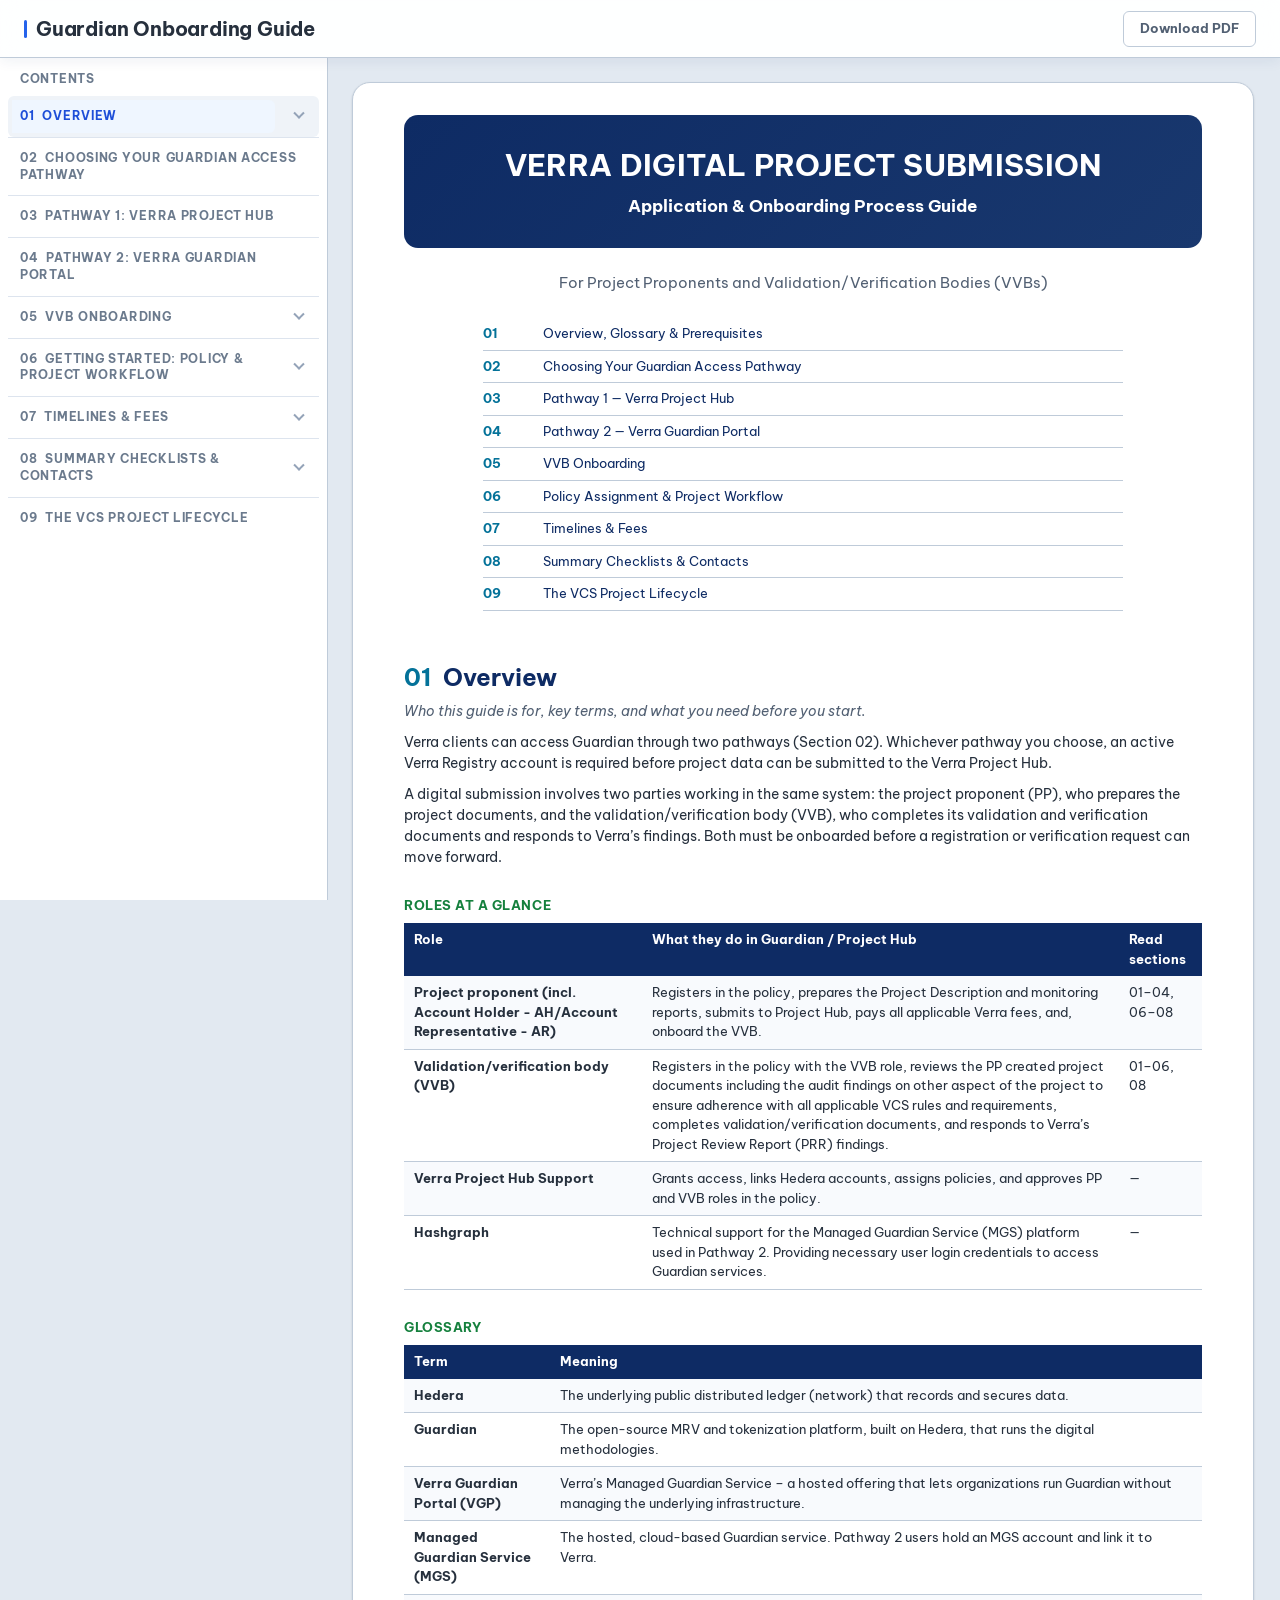
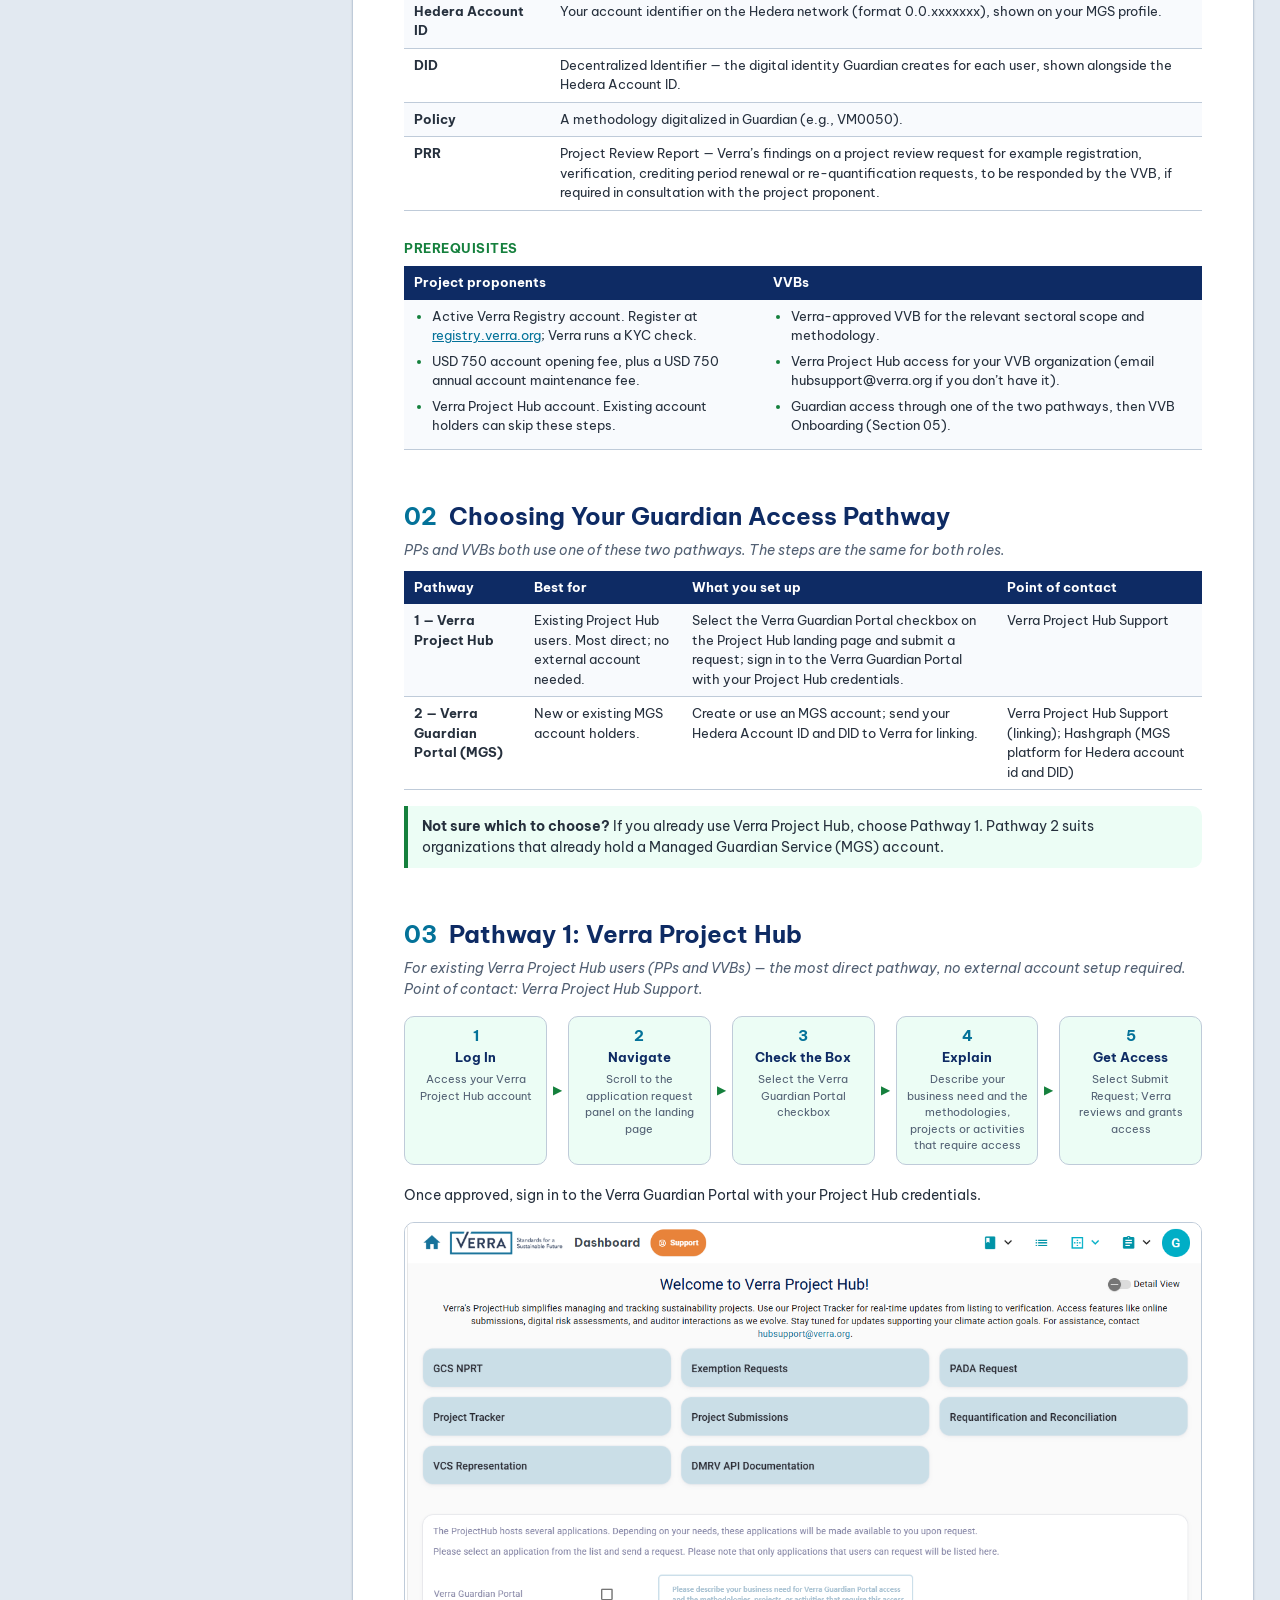
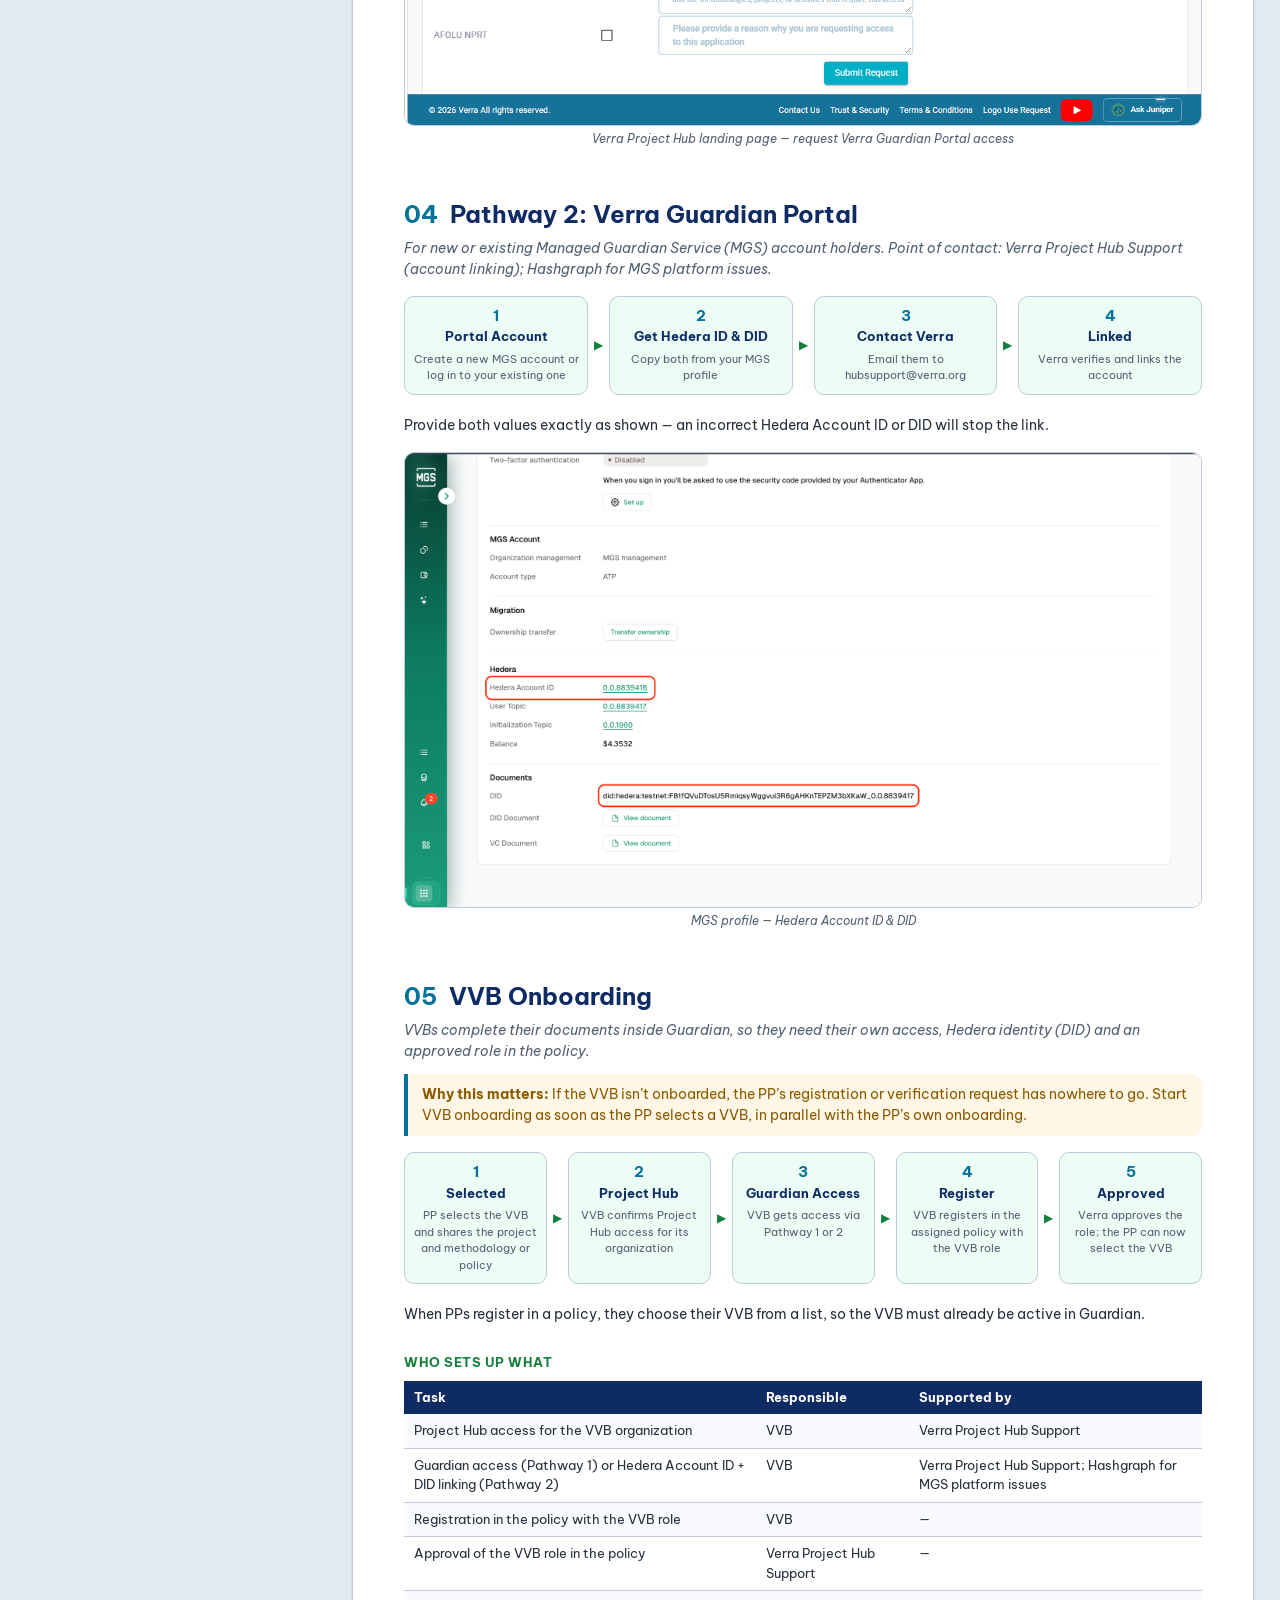
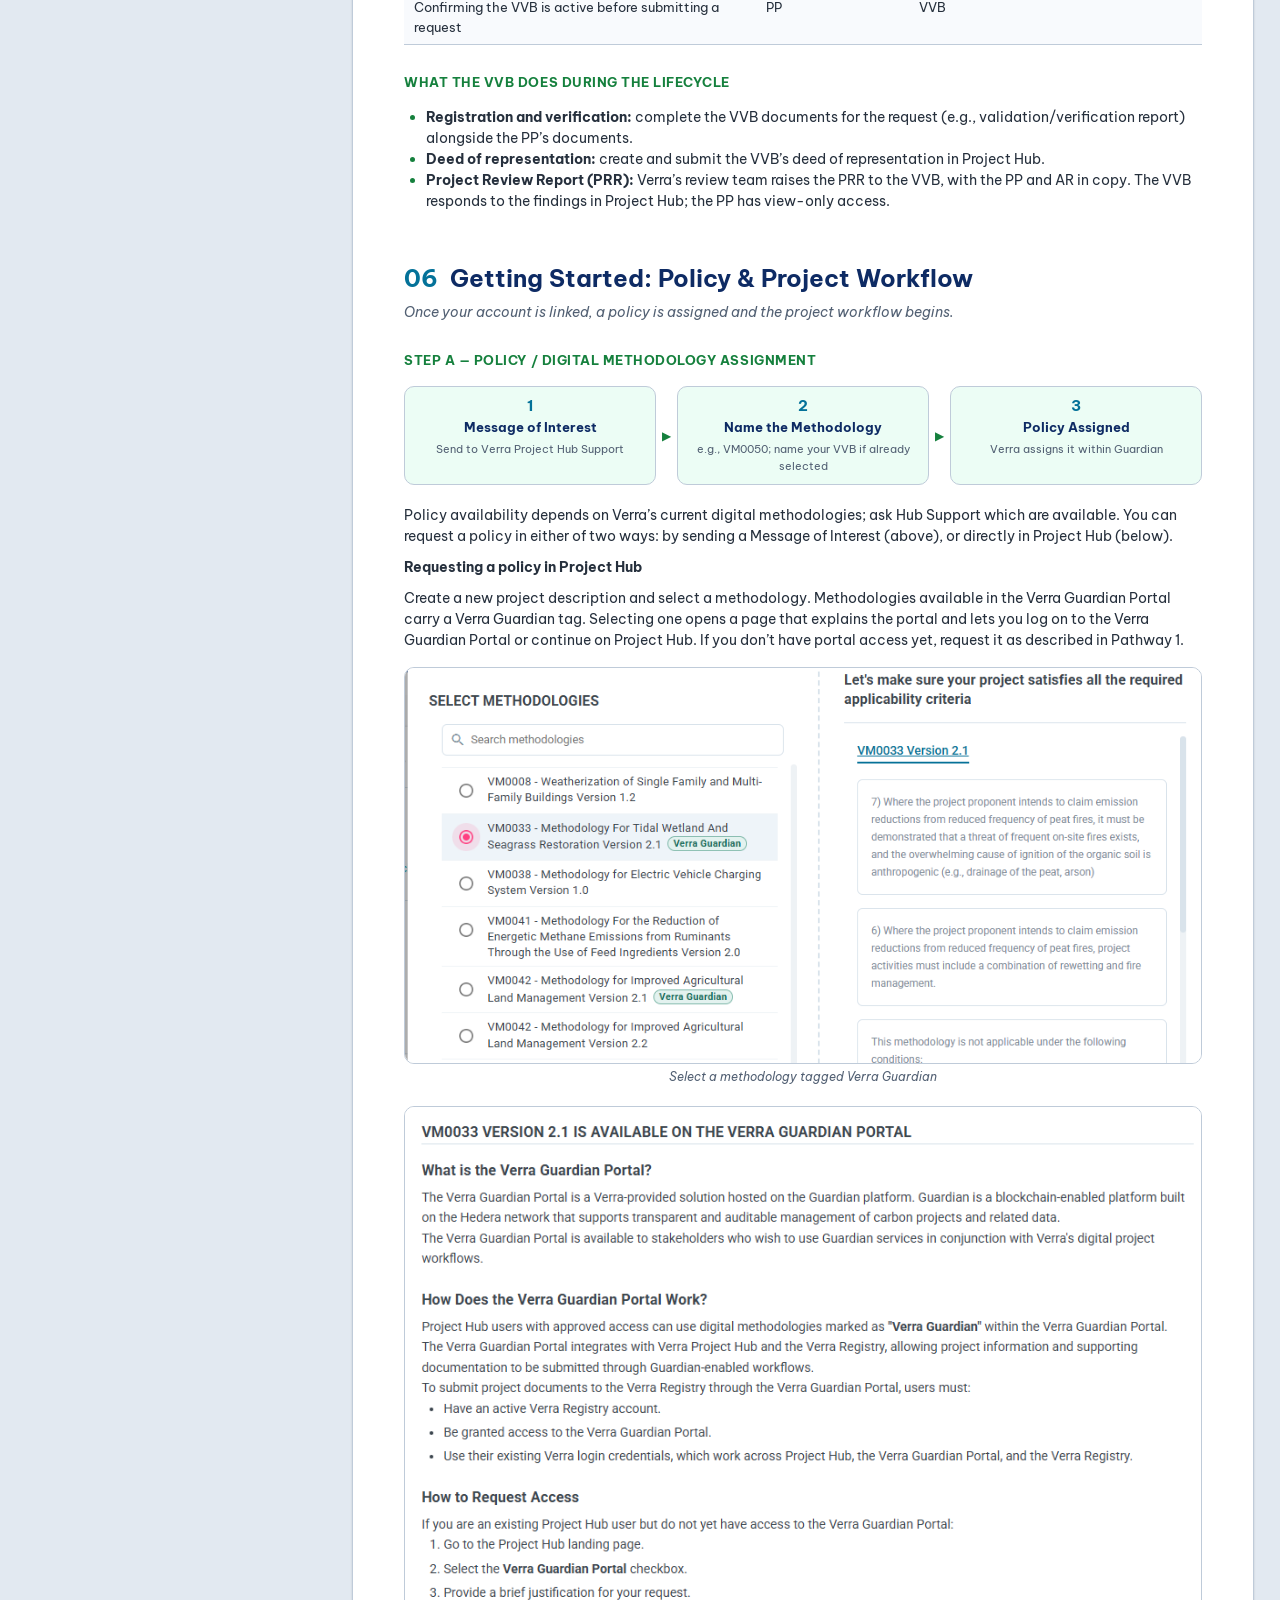
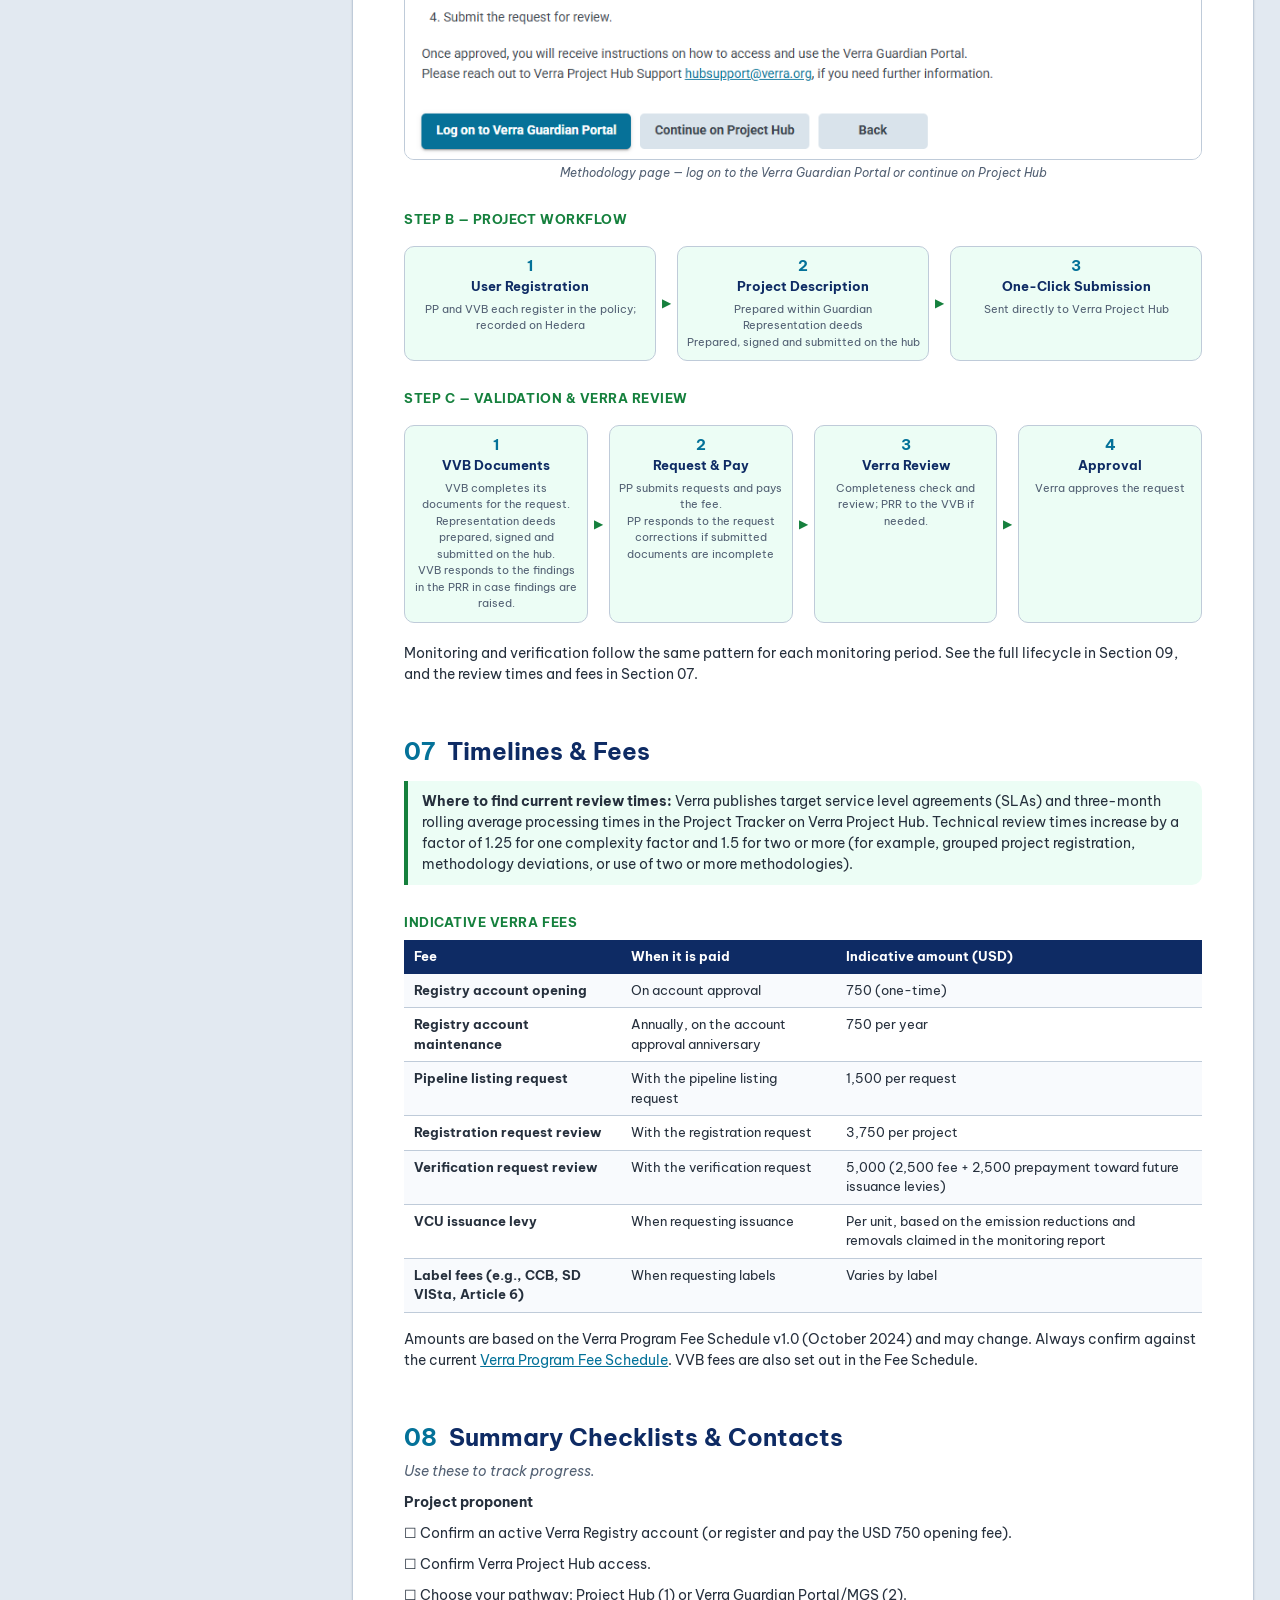
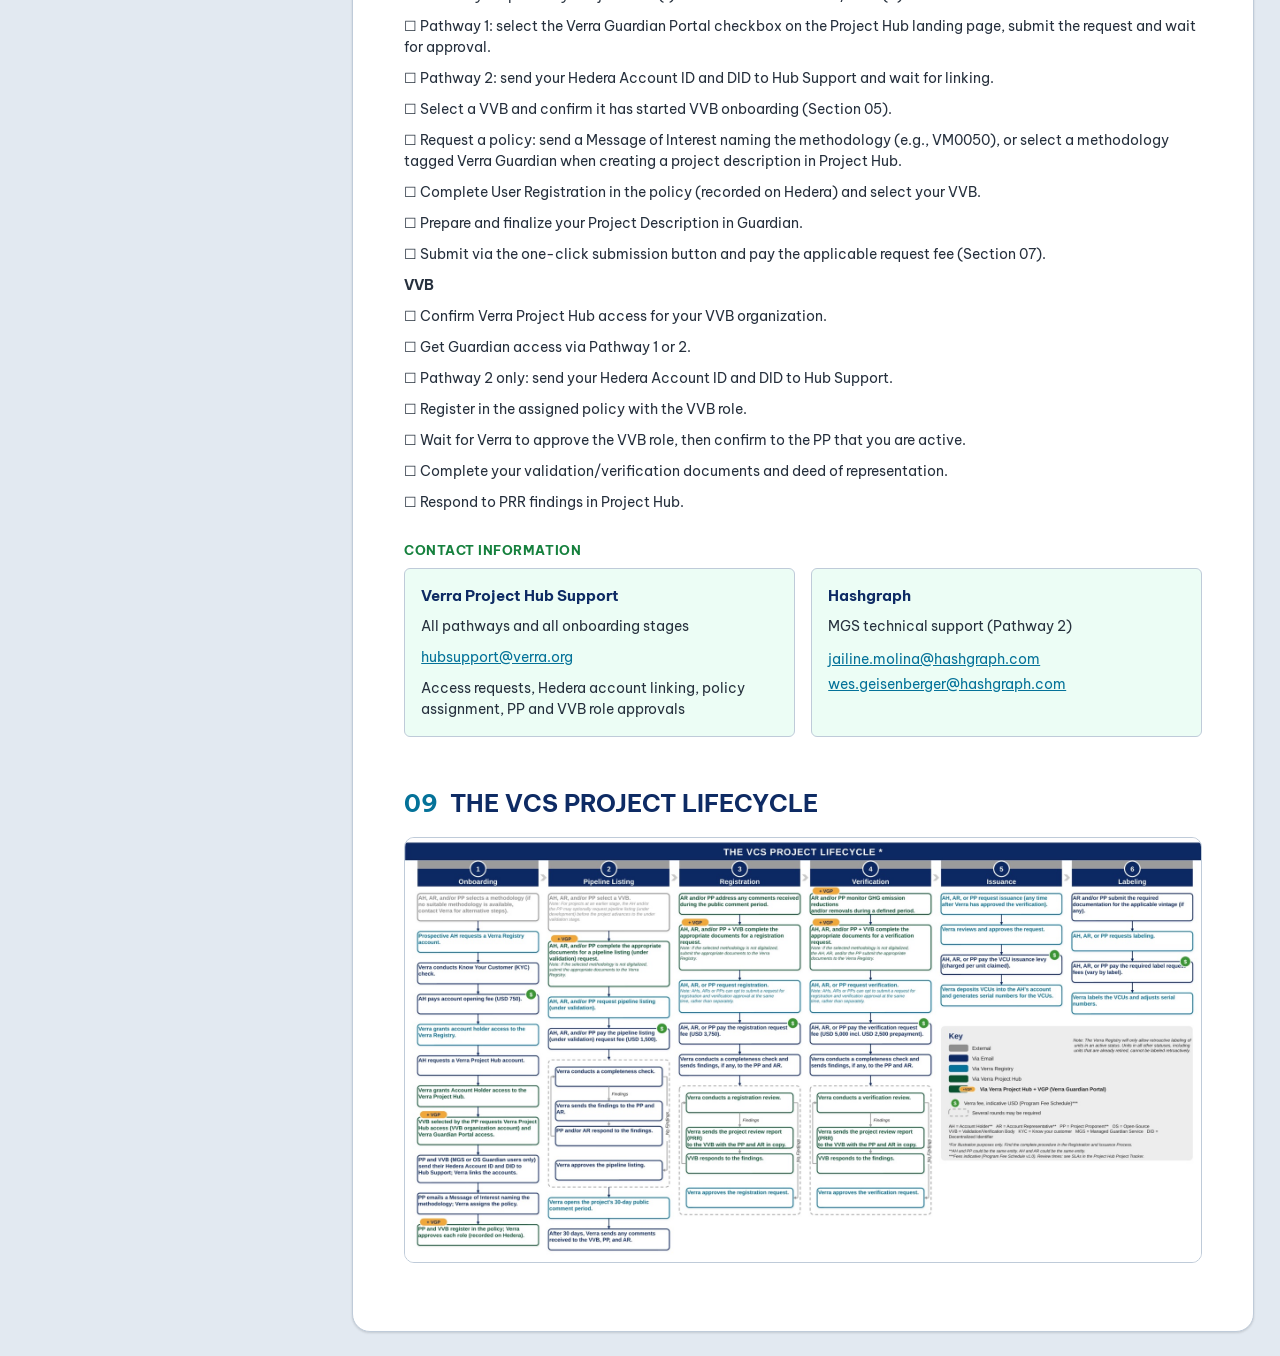
<file: guardian-onboarding/index.html>
<!DOCTYPE html>
<html lang="en">
<head>
<meta charset="utf-8">
<meta name="viewport" content="width=device-width, initial-scale=1">
<title>Verra Guardian Onboarding Guide</title>
<link rel="preconnect" href="https://fonts.googleapis.com">
<link rel="preconnect" href="https://fonts.gstatic.com" crossorigin>
<link href="https://fonts.googleapis.com/css2?family=Be+Vietnam+Pro:wght@400;500;600;700&display=swap" rel="stylesheet">
<link rel="stylesheet" href="styles.css">
</head>
<body>
<header class="guide-toolbar">
<h1 class="guide-toolbar-title">Guardian Onboarding Guide</h1>
<button class="download-pdf-button" type="button">Download PDF</button>
</header>
<div class="layout">
<nav class="toc" aria-label="Table of contents">
<h2>Contents</h2>
<ul class="toc-sections">
<li class="toc-section">
<div class="toc-main-row"><a class="top" href="#01-overview"><span class="num">01</span>Overview</a><button class="toc-toggle" type="button" aria-label="Toggle Overview section" aria-expanded="false" aria-controls="toc-subitems-01"><span class="toc-chevron" aria-hidden="true"></span></button></div>
<ul class="toc-subitems" id="toc-subitems-01"><li><a href="#roles-at-a-glance">Roles At A Glance</a></li><li><a href="#glossary">Glossary</a></li><li><a href="#prerequisites">Prerequisites</a></li></ul>
</li>
<li class="toc-section"><div class="toc-main-row"><a class="top" href="#02-choosing-your-guardian-access-pathway"><span class="num">02</span>Choosing Your Guardian Access Pathway</a></div></li>
<li class="toc-section"><div class="toc-main-row"><a class="top" href="#03-pathway-1-verra-project-hub"><span class="num">03</span>Pathway 1: Verra Project Hub</a></div></li>
<li class="toc-section"><div class="toc-main-row"><a class="top" href="#04-pathway-2-verra-guardian-portal"><span class="num">04</span>Pathway 2: Verra Guardian Portal</a></div></li>
<li class="toc-section">
<div class="toc-main-row"><a class="top" href="#05-vvb-onboarding"><span class="num">05</span>VVB Onboarding</a><button class="toc-toggle" type="button" aria-label="Toggle VVB Onboarding section" aria-expanded="false" aria-controls="toc-subitems-05"><span class="toc-chevron" aria-hidden="true"></span></button></div>
<ul class="toc-subitems" id="toc-subitems-05"><li><a href="#who-sets-up-what">Who Sets Up What</a></li><li><a href="#what-the-vvb-does-during-the-lifecycle">What the VVB Does during the Lifecycle</a></li></ul>
</li>
<li class="toc-section">
<div class="toc-main-row"><a class="top" href="#06-getting-started-policy-project-workflow"><span class="num">06</span>Getting Started: Policy &amp; Project Workflow</a><button class="toc-toggle" type="button" aria-label="Toggle Getting Started section" aria-expanded="false" aria-controls="toc-subitems-06"><span class="toc-chevron" aria-hidden="true"></span></button></div>
<ul class="toc-subitems" id="toc-subitems-06"><li><a href="#step-a-policy-digital-methodology-assignment">Step A — Policy / Digital Methodology Assignment</a></li><li><a href="#step-b-project-workflow">Step B — Project Workflow</a></li><li><a href="#step-c-validation-verra-review">Step C — Validation &amp; Verra Review</a></li></ul>
</li>
<li class="toc-section">
<div class="toc-main-row"><a class="top" href="#07-timelines-fees"><span class="num">07</span>Timelines &amp; Fees</a><button class="toc-toggle" type="button" aria-label="Toggle Timelines and Fees section" aria-expanded="false" aria-controls="toc-subitems-07"><span class="toc-chevron" aria-hidden="true"></span></button></div>
<ul class="toc-subitems" id="toc-subitems-07"><li><a href="#indicative-verra-fees">Indicative Verra Fees</a></li></ul>
</li>
<li class="toc-section">
<div class="toc-main-row"><a class="top" href="#08-summary-checklists-contacts"><span class="num">08</span>Summary Checklists &amp; Contacts</a><button class="toc-toggle" type="button" aria-label="Toggle Summary Checklists and Contacts section" aria-expanded="false" aria-controls="toc-subitems-08"><span class="toc-chevron" aria-hidden="true"></span></button></div>
<ul class="toc-subitems" id="toc-subitems-08"><li><a href="#contact-information">Contact Information</a></li></ul>
</li>
<li class="toc-section"><div class="toc-main-row"><a class="top" href="#09-the-vcs-project-lifecycle"><span class="num">09</span>The VCS Project Lifecycle</a></div></li>
</ul>
</nav>
<main class="content">
<header class="cover-banner"><p><strong>VERRA DIGITAL PROJECT SUBMISSION</strong></p><p><strong>Application &amp; Onboarding Process Guide</strong></p></header>
<p>For Project Proponents and Validation/Verification Bodies (VVBs)</p>
<ol class="cover-toc"><li><a href="#01-overview"><span class="num">01</span>Overview, Glossary &amp; Prerequisites</a></li><li><a href="#02-choosing-your-guardian-access-pathway"><span class="num">02</span>Choosing Your Guardian Access Pathway</a></li><li><a href="#03-pathway-1-verra-project-hub"><span class="num">03</span>Pathway 1 — Verra Project Hub</a></li><li><a href="#04-pathway-2-verra-guardian-portal"><span class="num">04</span>Pathway 2 — Verra Guardian Portal </a></li><li><a href="#05-vvb-onboarding"><span class="num">05</span>VVB Onboarding</a></li><li><a href="#06-getting-started-policy-project-workflow"><span class="num">06</span>Policy Assignment &amp; Project Workflow</a></li><li><a href="#07-timelines-fees"><span class="num">07</span>Timelines &amp; Fees</a></li><li><a href="#08-summary-checklists-contacts"><span class="num">08</span>Summary Checklists &amp; Contacts</a></li><li><a href="#09-the-vcs-project-lifecycle"><span class="num">09</span>The VCS Project Lifecycle</a></li></ol>
<h1 id="01-overview"><span class="num">01</span> Overview</h1>
<p><em>Who this guide is for, key terms, and what you need before you start.</em></p>
<p>Verra clients can access Guardian through two pathways (Section 02). Whichever pathway you choose, an active Verra Registry account is required before project data can be submitted to the Verra Project Hub.</p>
<p>A digital submission involves two parties working in the same system: the project proponent (PP), who prepares the project documents, and the validation/verification body (VVB), who completes its validation and verification documents and responds to Verra’s findings. Both must be onboarded before a registration or verification request can move forward.</p>
<h2 id="roles-at-a-glance">ROLES AT A GLANCE</h2>
<div class="table-wrap"><table><tr><th><p><strong>Role</strong></p></th><th><p><strong>What they do in Guardian / Project Hub</strong></p></th><th><p><strong>Read sections</strong></p></th></tr><tr><td><p><strong>Project proponent (incl. Account Holder - AH/Account Representative - AR)</strong></p></td><td><p>Registers in the policy, prepares the Project Description and monitoring reports, submits to Project Hub, pays all applicable Verra fees, and, onboard the VVB.</p></td><td><p>01–04, 06–08</p></td></tr><tr><td><p><strong>Validation/verification body (VVB)</strong></p></td><td><p>Registers in the policy with the VVB role, reviews the PP created project documents including the audit findings on other aspect of the project to ensure adherence with all applicable VCS rules and requirements, completes validation/verification documents, and responds to Verra’s Project Review Report (PRR) findings.</p></td><td><p>01–06, 08</p></td></tr><tr><td><p><strong>Verra Project Hub Support</strong></p></td><td><p>Grants access, links Hedera accounts, assigns policies, and approves PP and VVB roles in the policy.</p></td><td><p>—</p></td></tr><tr><td><p><strong>Hashgraph</strong></p></td><td><p>Technical support for the Managed Guardian Service (MGS) platform used in Pathway 2. Providing necessary user login credentials to access Guardian services. </p></td><td><p>—</p></td></tr></table></div>
<h2 id="glossary">GLOSSARY</h2>
<div class="table-wrap"><table><tr><th><p><strong>Term</strong></p></th><th><p><strong>Meaning</strong></p></th></tr><tr><td><p><strong>Hedera</strong></p></td><td><p>The underlying public distributed ledger (network) that records and secures data.</p></td></tr><tr><td><p><strong>Guardian</strong></p></td><td><p>The open-source MRV and tokenization platform, built on Hedera, that runs the digital methodologies.</p></td></tr><tr><td><p><strong>Verra Guardian Portal (VGP)</strong></p></td><td><p>Verra’s Managed Guardian Service – a hosted offering that lets organizations run Guardian without managing the underlying infrastructure.</p></td></tr><tr><td><p><strong>Managed Guardian Service (MGS)</strong></p></td><td><p>The hosted, cloud-based Guardian service. Pathway 2 users hold an MGS account and link it to Verra.</p></td></tr><tr><td><p><strong>Hedera Account ID</strong></p></td><td><p>Your account identifier on the Hedera network (format 0.0.xxxxxxx), shown on your MGS profile.</p></td></tr><tr><td><p><strong>DID</strong></p></td><td><p>Decentralized Identifier — the digital identity Guardian creates for each user, shown alongside the Hedera Account ID.</p></td></tr><tr><td><p><strong>Policy</strong></p></td><td><p>A methodology digitalized in Guardian (e.g., VM0050).</p></td></tr><tr><td><p><strong>PRR</strong></p></td><td><p>Project Review Report — Verra’s findings on a project review request for example registration, verification, crediting period renewal or re-quantification requests, to be responded by the VVB, if required in consultation with the project proponent.</p></td></tr></table></div>
<h2 id="prerequisites">PREREQUISITES</h2>
<div class="table-wrap"><table><tr><th><p><strong>Project proponents</strong></p></th><th><p><strong>VVBs</strong></p></th></tr><tr><td><ul><li>Active Verra Registry account. Register at <a href="https://registry.verra.org/mymodule/reg/AHAgreement.asp" target="_blank" rel="noopener noreferrer">registry.verra.org</a>; Verra runs a KYC check.</li><li>USD 750 account opening fee, plus a USD 750 annual account maintenance fee.</li><li>Verra Project Hub account. Existing account holders can skip these steps.</li></ul></td><td><ul><li>Verra-approved VVB for the relevant sectoral scope and methodology.</li><li>Verra Project Hub access for your VVB organization (email hubsupport@verra.org if you don’t have it).</li><li>Guardian access through one of the two pathways, then VVB Onboarding (Section 05).</li></ul></td></tr></table></div>
<h1 id="02-choosing-your-guardian-access-pathway"><span class="num">02</span> Choosing Your Guardian Access Pathway</h1>
<p><em>PPs and VVBs both use one of these two pathways. The steps are the same for both roles.</em></p>
<div class="table-wrap"><table><tr><th><p><strong>Pathway</strong></p></th><th><p><strong>Best for</strong></p></th><th><p><strong>What you set up</strong></p></th><th><p><strong>Point of contact</strong></p></th></tr><tr><td><p><strong>1 — Verra Project Hub</strong></p></td><td><p>Existing Project Hub users. Most direct; no external account needed.</p></td><td><p>Select the Verra Guardian Portal checkbox on the Project Hub landing page and submit a request; sign in to the Verra Guardian Portal with your Project Hub credentials.</p></td><td><p>Verra Project Hub Support</p></td></tr><tr><td><p><strong>2 — Verra Guardian Portal (MGS)</strong></p></td><td><p>New or existing MGS account holders.</p></td><td><p>Create or use an MGS account; send your Hedera Account ID and DID to Verra for linking.</p></td><td><p>Verra Project Hub Support (linking); Hashgraph (MGS platform for Hedera account id and DID)</p></td></tr></table></div>
<aside class="callout"><p><strong>Not sure which to choose?  </strong>If you already use Verra Project Hub, choose Pathway 1. Pathway 2 suits organizations that already hold a Managed Guardian Service (MGS) account.</p></aside>
<h1 id="03-pathway-1-verra-project-hub"><span class="num">03</span> Pathway 1: Verra Project Hub</h1>
<p><em>For existing Verra Project Hub users (PPs and </em><em>VVBs) —</em><em> the most direct pathway, no external account setup </em><em>required</em><em>. Point of contact: Verra Project Hub Support.</em></p>
<div class="steps"><div class="step"><p><strong>1</strong></p><p><strong>Log In</strong></p><p>Access your Verra Project Hub account</p></div><div class="arrow">▶</div><div class="step"><p><strong>2</strong></p><p><strong>Navigate</strong></p><p>Scroll to the application request panel on the landing page</p></div><div class="arrow">▶</div><div class="step"><p><strong>3</strong></p><p><strong>Check the Box</strong></p><p>Select the Verra Guardian Portal checkbox</p></div><div class="arrow">▶</div><div class="step"><p><strong>4</strong></p><p><strong>Explain</strong></p><p>Describe your business need and the methodologies, projects or activities that require access</p></div><div class="arrow">▶</div><div class="step"><p><strong>5</strong></p><p><strong>Get Access</strong></p><p>Select Submit Request; Verra reviews and grants access</p></div></div>
<p>Once approved, sign in to the Verra Guardian Portal with your Project Hub credentials.</p>
<p class="figure"><img src="images/image1.png" alt="Project Hub landing page with the Verra Guardian Portal checkbox, business need field and Submit Request button"></p>
<p><em>Verra Project Hub landing page — request Verra Guardian Portal access</em></p>
<h1 id="04-pathway-2-verra-guardian-portal"><span class="num">04</span> Pathway 2: Verra Guardian Portal</h1>
<p><em>For new or existing Managed Guardian Service (MGS) account holders. Point of contact: Verra Project Hub Support (account linking); </em><em>Hashgraph</em><em> for MGS platform issues.</em></p>
<div class="steps"><div class="step"><p><strong>1</strong></p><p><strong>Portal Account</strong></p><p>Create a new MGS account or log in to your existing one</p></div><div class="arrow">▶</div><div class="step"><p><strong>2</strong></p><p><strong>Get Hedera ID &amp; DID</strong></p><p>Copy both from your MGS profile</p></div><div class="arrow">▶</div><div class="step"><p><strong>3</strong></p><p><strong>Contact Verra</strong></p><p>Email them to hubsupport@verra.org</p></div><div class="arrow">▶</div><div class="step"><p><strong>4</strong></p><p><strong>Linked</strong></p><p>Verra verifies and links the account</p></div></div>
<p>Provide both values exactly as shown — an incorrect Hedera Account ID or DID will stop the link.</p>
<p class="figure"><img src="images/image2.png" alt="MGS profile showing Hedera Account ID and DID"></p>
<p><em>MGS profile — Hedera Account ID &amp; DID</em></p>
<h1 id="05-vvb-onboarding"><span class="num">05</span> VVB Onboarding</h1>
<p><em>VVBs complete their documents inside Guardian, so they need their own access, Hedera identity (DID) and an approved role in the policy.</em></p>
<aside class="callout warn"><p><strong>Why this matters</strong><strong>:  </strong>If the VVB isn’t onboarded, the PP’s registration or verification request has nowhere to go. Start VVB onboarding as soon as the PP selects a VVB, in parallel with the PP’s own onboarding.</p></aside>
<div class="steps"><div class="step"><p><strong>1</strong></p><p><strong>Selected</strong></p><p>PP selects the VVB and shares the project and methodology or policy</p></div><div class="arrow">▶</div><div class="step"><p><strong>2</strong></p><p><strong>Project Hub</strong></p><p>VVB confirms Project Hub access for its organization</p></div><div class="arrow">▶</div><div class="step"><p><strong>3</strong></p><p><strong>Guardian Access</strong></p><p>VVB gets access via Pathway 1 or 2</p></div><div class="arrow">▶</div><div class="step"><p><strong>4</strong></p><p><strong>Register</strong></p><p>VVB registers in the assigned policy with the VVB role</p></div><div class="arrow">▶</div><div class="step"><p><strong>5</strong></p><p><strong>Approved</strong></p><p>Verra approves the role; the PP can now select the VVB</p></div></div>
<p>When PPs register in a policy, they choose their VVB from a list, so the VVB must already be active in Guardian.</p>
<h2 id="who-sets-up-what">WHO SETS UP WHAT</h2>
<div class="table-wrap"><table><tr><th><p><strong>Task</strong></p></th><th><p><strong>Responsible</strong></p></th><th><p><strong>Supported by</strong></p></th></tr><tr><td><p>Project Hub access for the VVB organization</p></td><td><p>VVB</p></td><td><p>Verra Project Hub Support</p></td></tr><tr><td><p>Guardian access (Pathway 1) or Hedera Account ID + DID linking (Pathway 2)</p></td><td><p>VVB</p></td><td><p>Verra Project Hub Support; Hashgraph for MGS platform issues</p></td></tr><tr><td><p>Registration in the policy with the VVB role</p></td><td><p>VVB</p></td><td><p>—</p></td></tr><tr><td><p>Approval of the VVB role in the policy</p></td><td><p>Verra Project Hub Support</p></td><td><p>—</p></td></tr><tr><td><p>Confirming the VVB is active before submitting a request</p></td><td><p>PP</p></td><td><p>VVB</p></td></tr></table></div>
<h2 id="what-the-vvb-does-during-the-lifecycle">WHAT THE VVB DOES DURING THE LIFECYCLE</h2>
<ul>
<li><strong>Registration and verification: </strong>complete the VVB documents for the request (e.g., validation/verification report) alongside the PP’s documents.</li>
<li><strong>Deed of representation: </strong>create and submit the VVB’s deed of representation in Project Hub.</li>
<li><strong>Project Review Report (PRR): </strong>Verra’s review team raises the PRR to the VVB, with the PP and AR in copy. The VVB responds to the findings in Project Hub; the PP has view-only access.</li>
</ul>
<h1 id="06-getting-started-policy-project-workflow"><span class="num">06</span> Getting Started: Policy &amp; Project Workflow</h1>
<p><em>Once your account is linked, a policy is assigned and the project workflow begins.</em></p>
<h2 id="step-a-policy-digital-methodology-assignment">STEP A — POLICY / DIGITAL METHODOLOGY ASSIGNMENT</h2>
<div class="steps"><div class="step"><p><strong>1</strong></p><p><strong>Message of Interest</strong></p><p>Send to Verra Project Hub Support</p></div><div class="arrow">▶</div><div class="step"><p><strong>2</strong></p><p><strong>Name </strong><strong>the Methodology</strong></p><p>e.g., VM0050; name your VVB if already selected</p></div><div class="arrow">▶</div><div class="step"><p><strong>3</strong></p><p><strong>Policy Assigned</strong></p><p>Verra assigns it within Guardian</p></div></div>
<p>Policy availability depends on Verra’s current digital methodologies; ask Hub Support which are available. You can request a policy in either of two ways: by sending a Message of Interest (above), or directly in Project Hub (below).</p>
<p><strong>Requesting a policy in Project Hub</strong></p>
<p>Create a new project description and select a methodology. Methodologies available in the Verra Guardian Portal carry a Verra Guardian tag. Selecting one opens a page that explains the portal and lets you log on to the Verra Guardian Portal or continue on Project Hub. If you don’t have portal access yet, request it as described in Pathway 1.</p>
<p class="figure"><img src="images/image3.png" alt="The image presents a selection form for various environmental methodologies, detailing criteria and conditions for different projects such as weatherization, seagrass restoration, electric vehicle charging, and methane emission reduction.

AI-generated content may be incorrect."></p><p class="methodology-caption"><em>Select a methodology tagged Verra Guardian</em></p>
<p class="figure"><img src="images/image4.png" alt="Methodology page explaining the Verra Guardian Portal, how to request access, and buttons to log on or continue on Project Hub"></p>
<p><em>Methodology page — log on to the Verra Guardian Portal or </em><em>continue on</em><em> Project Hub</em></p>
<h2 id="step-b-project-workflow">STEP B — PROJECT WORKFLOW</h2>
<div class="steps"><div class="step"><p><strong>1</strong></p><p><strong>User Registration</strong></p><p>PP and VVB each register in the policy; recorded on Hedera</p></div><div class="arrow">▶</div><div class="step"><p><strong>2</strong></p><p><strong>Project Description</strong></p><p>Prepared within Guardian</p><p>Representation deeds</p><p>Prepared, signed and submitted on the hub</p></div><div class="arrow">▶</div><div class="step"><p><strong>3</strong></p><p><strong>One-Click Submission</strong></p><p>Sent directly to Verra Project Hub</p></div></div>
<h2 id="step-c-validation-verra-review">STEP C — VALIDATION &amp; VERRA REVIEW</h2>
<div class="steps"><div class="step"><p><strong>1</strong></p><p><strong>VVB Documents</strong></p><p>VVB completes its documents for the request. Representation deeds prepared, signed and submitted on the hub. </p><p>VVB responds to the findings in the PRR in case findings are raised. </p></div><div class="arrow">▶</div><div class="step"><p><strong>2</strong></p><p><strong>Request &amp; Pay</strong></p><p>PP submits requests  and pays the fee.</p><p>PP responds to the request corrections if submitted documents are incomplete</p></div><div class="arrow">▶</div><div class="step"><p><strong>3</strong></p><p><strong>Verra Review</strong></p><p>Completeness check and review; PRR to the VVB if needed.</p></div><div class="arrow">▶</div><div class="step"><p><strong>4</strong></p><p><strong>Approval</strong></p><p>Verra approves the request</p></div></div>
<p>Monitoring and verification follow the same pattern for each monitoring period. See the full lifecycle in Section 09, and the review times and fees in Section 07.</p>
<h1 id="07-timelines-fees"><span class="num">07</span> Timelines &amp; Fees</h1>
<aside class="callout"><p><strong>Where to find current review times: </strong>Verra publishes target service level agreements (SLAs) and three-month rolling average processing times in the Project Tracker on Verra Project Hub. Technical review times increase by a factor of 1.25 for one complexity factor and 1.5 for two or more (for example, grouped project registration, methodology deviations, or use of two or more methodologies).</p></aside>
<h2 id="indicative-verra-fees">INDICATIVE VERRA FEES</h2>
<div class="table-wrap"><table><tr><th><p><strong>Fee</strong></p></th><th><p><strong>When it is paid</strong></p></th><th><p><strong>Indicative amount (USD)</strong></p></th></tr><tr><td><p><strong>Registry account opening</strong></p></td><td><p>On account approval</p></td><td><p>750 (one-time)</p></td></tr><tr><td><p><strong>Registry account maintenance</strong></p></td><td><p>Annually, on the account approval anniversary</p></td><td><p>750 per year</p></td></tr><tr><td><p><strong>Pipeline listing request</strong></p></td><td><p>With the pipeline listing request</p></td><td><p>1,500 per request</p></td></tr><tr><td><p><strong>Registration request review</strong></p></td><td><p>With the registration request</p></td><td><p>3,750 per project</p></td></tr><tr><td><p><strong>Verification request review</strong></p></td><td><p>With the verification request</p></td><td><p>5,000 (2,500 fee + 2,500 prepayment toward future issuance levies)</p></td></tr><tr><td><p><strong>VCU issuance levy</strong></p></td><td><p>When requesting issuance</p></td><td><p>Per unit, based on the emission reductions and removals claimed in the monitoring report</p></td></tr><tr><td><p><strong>Label fees (e.g., CCB, SD </strong><strong>VISta</strong><strong>, Article 6)</strong></p></td><td><p>When requesting labels</p></td><td><p>Varies by label</p></td></tr></table></div>
<p>Amounts are based on the Verra Program Fee Schedule v1.0 (October 2024) and may change. Always confirm against the current <a href="https://verra.org/verra-releases-updated-fee-schedule/" target="_blank" rel="noopener noreferrer">Verra Program Fee Schedule</a>. VVB fees are also set out in the Fee Schedule.</p>
<h1 id="08-summary-checklists-contacts"><span class="num">08</span> Summary Checklists &amp; Contacts</h1>
<p><em>Use these to track progress. </em></p>
<p><strong>Project proponent</strong></p>
<p>☐  Confirm an active Verra Registry account (or register and pay the USD 750 opening fee).</p>
<p>☐  Confirm Verra Project Hub access.</p>
<p>☐  Choose your pathway: Project Hub (1) or Verra Guardian Portal/MGS (2).</p>
<p>☐  Pathway 1: select the Verra Guardian Portal checkbox on the Project Hub landing page, submit the request and wait for approval.</p>
<p>☐  Pathway 2: send your Hedera Account ID and DID to Hub Support and wait for linking.</p>
<p>☐  Select a VVB and confirm it has started VVB onboarding (Section 05).</p>
<p>☐  Request a policy: send a Message of Interest naming the methodology (e.g., VM0050), or select a methodology tagged Verra Guardian when creating a project description in Project Hub.</p>
<p>☐  Complete User Registration in the policy (recorded on Hedera) and select your VVB.</p>
<p>☐  Prepare and finalize your Project Description in Guardian.</p>
<p>☐  Submit via the one-click submission button and pay the applicable request fee (Section 07).</p>
<p><strong>VVB</strong></p>
<p>☐  Confirm Verra Project Hub access for your VVB organization.</p>
<p>☐  Get Guardian access via Pathway 1 or 2.</p>
<p>☐  Pathway 2 only: send your Hedera Account ID and DID to Hub Support.</p>
<p>☐  Register in the assigned policy with the VVB role.</p>
<p>☐  Wait for Verra to approve the VVB role, then confirm to the PP that you are active.</p>
<p>☐  Complete your validation/verification documents and deed of representation.</p>
<p>☐  Respond to PRR findings in Project Hub.</p>
<h2 id="contact-information">CONTACT INFORMATION</h2>
<div class="contact-grid">
<section class="contact-card" aria-labelledby="project-hub-support-contact">
<h3 id="project-hub-support-contact">Verra Project Hub Support</h3>
<p>All pathways and all onboarding stages</p>
<p><a href="mailto:hubsupport@verra.org">hubsupport@verra.org</a></p>
<p>Access requests, Hedera account linking, policy assignment, PP and VVB role approvals</p>
</section>
<section class="contact-card" aria-labelledby="hashgraph-contact">
<h3 id="hashgraph-contact">Hashgraph</h3>
<p>MGS technical support (Pathway 2)</p>
<div class="contact-emails">
<a href="mailto:jailine.molina@hashgraph.com">jailine.molina@hashgraph.com</a>
<a href="mailto:wes.geisenberger@hashgraph.com">wes.geisenberger@hashgraph.com</a>
</div>
</section>
</div>
<h1 id="09-the-vcs-project-lifecycle"><span class="num">09</span> THE VCS PROJECT LIFECYCLE</h1>
<p class="figure"><img src="images/image5.jpg" alt="VCS project lifecycle with Verra Guardian Portal steps, VVB onboarding and indicative fees"></p>
</main>
</div>
<script src="toc.js"></script>
</body>
</html>
</file>
<file: guardian-onboarding/styles.css>
:root {
  --green-dark: #0e2b64;
  --green: #15803d;
  --green-light: #ecfdf5;
  --green-faint: #f8fafd;
  --orange: #047299;
  --grey: #526073;
  --warn-bg: #fff6e5;
  --warn-text: #8a5a00;
  --border: #bfcbd9;
  --paper: #e2e9f1;
  --toolbar-height: 58px;
}
* { box-sizing: border-box; }
html { scroll-behavior: smooth; }
body {
  margin: 0;
  font-family: "Be Vietnam Pro", Arial, sans-serif;
  font-size: 14px;
  line-height: 1.5;
  color: #26303d;
  background: var(--paper);
}
.layout { display: flex; align-items: flex-start; width: 100%; }
.guide-toolbar {
  position: sticky; top: 0; z-index: 20; display: flex; min-height: var(--toolbar-height);
  align-items: center; justify-content: space-between; gap: 16px 24px; width: 100%;
  padding: 10px 24px; border-bottom: 1px solid var(--border);
  background: rgba(255, 255, 255, .96); box-shadow: 0 4px 12px rgba(14, 43, 100, .06);
  backdrop-filter: blur(12px);
}
.guide-toolbar-title {
  position: relative; flex: 0 0 auto; margin: 0; padding-left: 12px; color: #26303d;
  font-size: 20px; font-weight: 700; letter-spacing: -.01em;
}
.guide-toolbar-title::before {
  position: absolute; top: 50%; left: 0; width: 3px; height: 18px; border-radius: 999px;
  background: #2563eb; content: ""; transform: translateY(-50%);
}
.download-pdf-button {
  display: inline-flex; height: 36px; align-items: center; justify-content: center;
  padding: 0 16px; border: 1px solid var(--border); border-radius: 6px;
  background: #fff; color: var(--grey); font: inherit; font-size: 13px;
  font-weight: 700; white-space: nowrap; cursor: pointer;
  transition: background-color 180ms cubic-bezier(.2, 0, .2, 1),
    border-color 180ms cubic-bezier(.2, 0, .2, 1), color 180ms cubic-bezier(.2, 0, .2, 1);
}
.download-pdf-button:hover { border-color: #94a3b8; background: #eff3f8; color: #26303d; }
.download-pdf-button:focus-visible { outline: none; border-color: #2563eb; box-shadow: 0 0 0 3px rgba(37, 99, 235, .25); }
.toc {
  position: sticky; top: var(--toolbar-height); flex: 0 0 328px;
  height: calc(100vh - var(--toolbar-height)); height: calc(100dvh - var(--toolbar-height)); overflow-y: auto;
  padding: 12px 8px 32px; border-right: 1px solid var(--border); background: #fff;
}
.toc h2 {
  margin: 0 12px 8px; color: #6b7a8d; font-size: 12px; font-weight: 700;
  letter-spacing: .06em; text-transform: uppercase;
}
.toc-sections, .toc-subitems { list-style: none; margin: 0; padding: 0; }
.toc-section { border-bottom: 1px solid #dde4ee; }
.toc-section:last-child { border-bottom: 0; }
.toc-main-row {
  display: flex; align-items: center; gap: 8px; padding: 4px; border-radius: 6px;
  transition: background-color 180ms cubic-bezier(.2, 0, .2, 1);
}
.toc-main-row:hover, .toc-main-row.active { background: #eff3f8; }
.toc .top {
  flex: 1; min-width: 0; padding: 8px; border-radius: 6px; color: #6b7a8d;
  font-size: 12px; font-weight: 700; letter-spacing: .06em; line-height: 1.4;
  text-decoration: none; text-transform: uppercase;
}
.toc .top:hover, .toc-main-row.active .top { color: #1d4ed8; }
.toc .num { color: inherit; margin-right: 8px; }
.toc-toggle {
  display: inline-flex; flex: 0 0 32px; width: 32px; height: 32px; align-items: center;
  justify-content: center; padding: 0; border: 0; border-radius: 6px;
  background: transparent; color: #94a3b8; cursor: pointer;
  transition: background-color 180ms cubic-bezier(.2, 0, .2, 1);
}
.toc-toggle:hover { background: #eff3f8; }
.toc-toggle:focus-visible, .toc a:focus-visible {
  outline: none; box-shadow: 0 0 0 3px rgba(37, 99, 235, .25);
}
.toc-chevron {
  width: 8px; height: 8px; border-right: 2px solid currentColor; border-bottom: 2px solid currentColor;
  transform: rotate(45deg) translate(-2px, -2px); transition: transform 180ms cubic-bezier(.2, 0, .2, 1);
}
.toc-toggle[aria-expanded="true"] .toc-chevron { transform: rotate(225deg) translate(-2px, -2px); }
.toc-subitems {
  max-height: 0; overflow: hidden; visibility: hidden;
  transition: max-height 300ms cubic-bezier(.2, 0, .2, 1), visibility 300ms cubic-bezier(.2, 0, .2, 1);
}
.toc-subitems.expanded { max-height: 1000px; visibility: visible; }
.toc-subitems a {
  display: block; margin: 0 4px 4px 24px; padding: 8px 12px; border-left: 2px solid #dde4ee;
  border-radius: 0 6px 6px 0; color: #526073; font-size: 13px; font-weight: 500;
  line-height: 1.4; text-decoration: none; overflow-wrap: anywhere;
  transition: background-color 180ms cubic-bezier(.2, 0, .2, 1), border-color 180ms cubic-bezier(.2, 0, .2, 1), color 180ms cubic-bezier(.2, 0, .2, 1);
}
.toc-subitems a:hover, .toc-subitems a.active {
  border-left-color: #2563eb; background: #eff6ff; color: #1d4ed8;
}
.toc a.active { border-radius: 0 6px 6px 0; background: #eff6ff; color: #1d4ed8; }
.content {
  flex: 1; min-width: 0; margin: 24px clamp(16px, 2vw, 32px) 24px 24px;
  padding: 32px clamp(24px, 4vw, 56px) 64px; border: 1px solid var(--border);
  border-radius: 18px; background: #fff;
  box-shadow: 0 1px 2px rgba(0, 0, 0, 0.06), 0 1px 3px rgba(0, 0, 0, 0.08);
}
.cover-banner {
  background: linear-gradient(135deg, #0e2b64 0%, #19386e 100%); color: #fff; text-align: center;
  padding: 28px 24px; margin-bottom: 24px; border-radius: 14px;
}
.cover-banner p { margin: 0; }
.cover-banner p:first-child { font-size: 30px; font-weight: 700; letter-spacing: .01em; }
.cover-banner p:last-child { font-size: 17px; font-weight: 700; color: #fff; margin-top: 6px; }
.cover-banner strong { font-weight: inherit; }
.content > p:first-of-type { text-align: center; color: var(--grey); font-size: 15px; }
.cover-toc { list-style: none; margin: 24px auto 40px; padding: 0; max-width: 640px; }
.cover-toc li { border-bottom: 1px solid var(--border); }
.cover-toc a {
  display: flex; gap: 24px; padding: 6px 0; color: var(--green-dark); text-decoration: none; font-size: 13px;
}
.cover-toc a:hover { text-decoration: underline; }
.num { color: var(--orange); font-weight: 700; }
.cover-toc .num { flex: 0 0 36px; }
h1 { font-size: 24px; color: var(--green-dark); margin: 48px 0 6px; scroll-margin-top: 12px; }
h1 .num { margin-right: 6px; }
h2 {
  font-size: 13px; letter-spacing: .04em; color: var(--green); margin: 28px 0 8px;
}
h3 { font-size: 15px; color: var(--green-dark); }
p { margin: 0 0 10px; }
h1 + p { color: var(--grey); }
h1 + p em { font-style: italic; }
a { color: var(--orange); word-break: break-word; }
.figure { margin: 16px 0 4px; text-align: center; }
.figure img { display: block; width: 100%; }
.figure + p { text-align: center; color: var(--grey); font-size: 12px; }
.methodology-caption { margin-bottom: 20px; }
img { max-width: 100%; height: auto; border: 1px solid var(--border); border-radius: 10px; }
.table-wrap { overflow-x: auto; margin: 8px 0 16px; }
.contact-grid {
  display: grid; grid-template-columns: repeat(2, minmax(0, 1fr)); gap: 16px;
  margin: 8px 0 16px;
}
.contact-card {
  min-width: 0; padding: 16px; border: 1px solid var(--border); border-radius: 6px;
  background: var(--green-light);
}
.contact-card h3 { margin: 0 0 8px; }
.contact-card p:last-child { margin-bottom: 0; }
.contact-emails { display: flex; flex-direction: column; gap: 4px; margin: 12px 0; }
table { border-collapse: collapse; width: 100%; font-size: 13px; }
th {
  background: var(--green-dark); color: #fff; text-align: left; font-weight: 700;
  padding: 7px 10px; vertical-align: top;
}
td { padding: 7px 10px; vertical-align: top; border-bottom: 1px solid var(--border); }
tr:nth-child(even) td { background: var(--green-faint); }
td p, th p { margin: 0 0 4px; }
td p:last-child, th p:last-child { margin: 0; }
td ul { margin: 0; padding-left: 18px; }
td li { margin-bottom: 6px; }
td li::marker { color: var(--green); }
ul, ol { padding-left: 22px; }
li::marker { color: var(--green); }
.callout {
  background: var(--green-light); border-left: 4px solid var(--green);
  padding: 10px 14px; margin: 12px 0 16px; border-radius: 0 10px 10px 0;
}
.callout.warn { background: var(--warn-bg); border-left-color: var(--orange); color: var(--warn-text); }
.callout p { margin: 0; }
.steps { display: flex; align-items: stretch; gap: 6px; margin: 16px 0 20px; }
.step {
  flex: 1; min-width: 0; background: var(--green-light); border: 1px solid var(--border); border-radius: 10px;
  padding: 8px 8px 10px; text-align: center;
}
.step p { margin: 0; font-size: 11px; color: var(--grey); }
.step p:nth-child(1) { font-size: 15px; font-weight: 700; color: var(--orange); }
.step p:nth-child(2) { font-size: 13px; font-weight: 700; color: var(--green-dark); margin-bottom: 4px; }
.step p:nth-child(2) strong, .step p:nth-child(1) strong { font-weight: 700; }
.arrow { align-self: center; color: var(--green); font-size: 12px; }
@media (max-width: 900px) {
  .layout { display: block; }
  .toc { display: none; }
}
@media (max-width: 720px) {
  .guide-toolbar { flex-wrap: wrap; padding: 10px 16px; }
  .guide-toolbar-title { font-size: 17px; }
  .content { margin: 12px; padding: 20px 16px 40px; border-radius: 14px; }
  .cover-banner { padding: 24px 16px; }
  .cover-banner p:first-child { font-size: 24px; }
  .contact-grid { grid-template-columns: 1fr; }
  .steps { flex-direction: column; }
  .arrow { transform: rotate(90deg); align-self: center; }
}
@media (prefers-reduced-motion: reduce) {
  .guide-toolbar, .download-pdf-button, .toc-main-row, .toc-toggle, .toc-chevron, .toc-subitems, .toc-subitems a { transition: none; }
}
@page { margin: 16mm; }
@media print {
  html, body { background: #fff; }
  .guide-toolbar, .toc { display: none !important; }
  .layout { display: block; width: 100%; }
  .content {
    width: 100%; margin: 0; padding: 0; border: 0; border-radius: 0;
    background: #fff; box-shadow: none;
  }
  a { color: inherit; text-decoration: none; }
  h1, h2, h3 { break-after: avoid; page-break-after: avoid; }
  .cover-banner, th, .step, .contact-card, .callout {
    -webkit-print-color-adjust: exact; print-color-adjust: exact;
  }
  .figure, .steps, .contact-card, .callout { break-inside: avoid; page-break-inside: avoid; }
}
</file>
